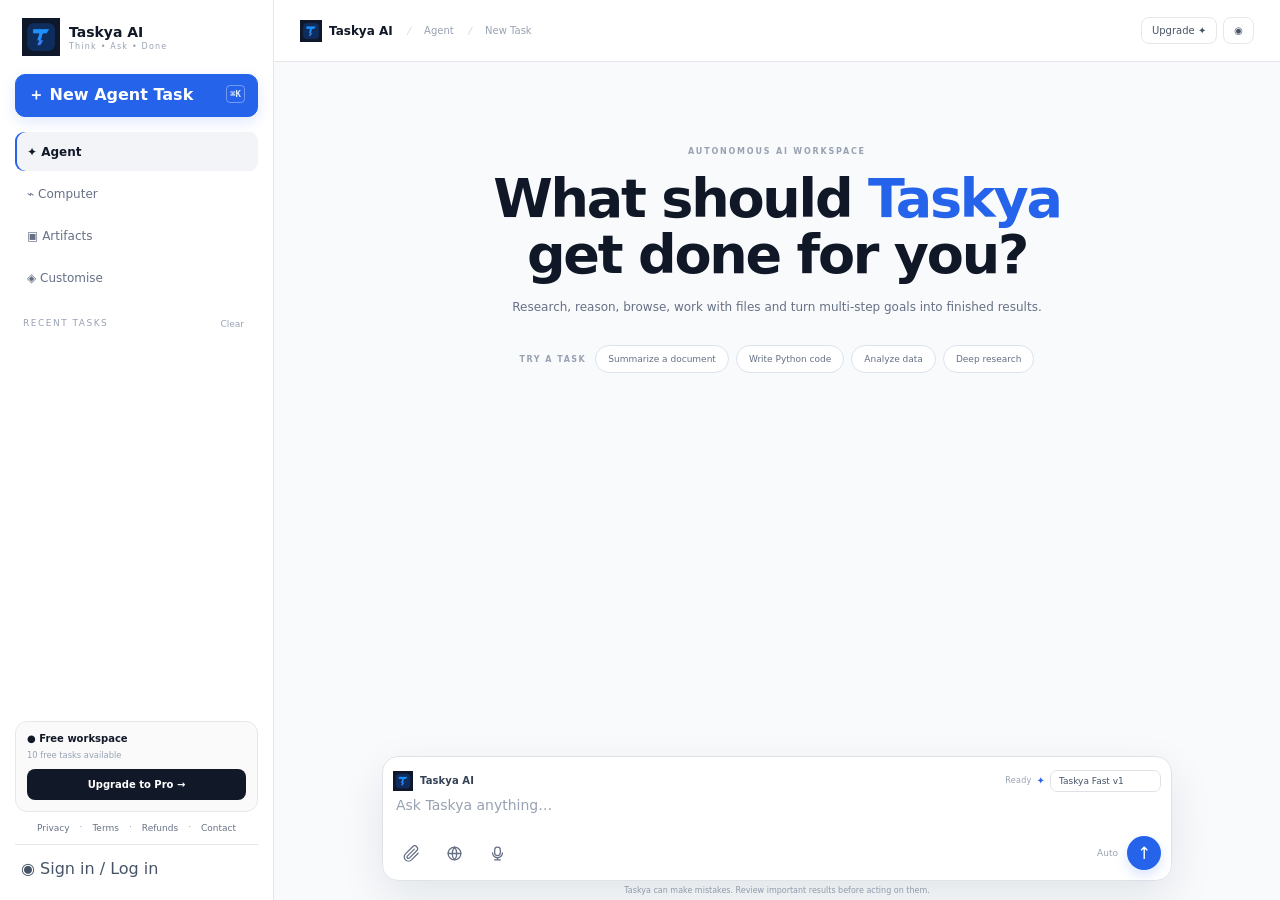
<file: frontend/index.html>
<!doctype html>
<html lang="en">
<head>
<meta charset="UTF-8"><meta name="viewport" content="width=device-width,initial-scale=1,viewport-fit=cover">
<meta name="description" content="Taskya AI — Think • Ask • Done"><meta name="theme-color" content="#ffffff">
<title>Taskya AI — Think • Ask • Done</title><link rel="icon" href="assets/favicon.svg"><link rel="stylesheet" href="styles.css">
</head>
<body>
<div id="taskya-splash" aria-label="Taskya AI loading screen"><img src="assets/taskya-splash.png" alt="Taskya AI — Think • Ask • Done"></div>
<div id="mobileShade" class="mobile-shade"></div>
<aside id="side">
  <div class="brand"><img class="brand-mark" src="assets/taskya-t-mark.png" alt="Taskya AI"><div><b>Taskya AI</b><small>Think • Ask • Done</small></div><button id="sideClose" class="side-close" aria-label="Close menu">×</button></div>
  <button id="new" class="new">＋ New Agent Task <kbd>⌘K</kbd></button>
  <nav><button class="active" data-view="agent">✦ Agent</button><button data-view="computer">⌁ Computer</button><button data-view="artifacts">▣ Artifacts</button><button data-view="customise">◈ Customise</button></nav>
  <div class="histHead">RECENT TASKS <button id="clear">Clear</button></div><div id="history"></div>
  <div class="bottom"><div class="plan"><b>● Free workspace</b><small id="usage">3 free tasks available</small><button id="upgrade">Upgrade to Pro →</button></div>
    <div class="legal"><button data-policy="privacy">Privacy</button>·<button data-policy="terms">Terms</button>·<button data-policy="refund">Refunds</button>·<button data-policy="contact">Contact</button></div>
    <button id="login" class="login">◉ Sign in / Log in</button>
  </div>
</aside>
<main>
<header><button id="menu" class="mobile" aria-label="Open menu">☰</button><span class="header-brand"><img src="assets/taskya-t-mark.png" alt="Taskya AI"><strong>Taskya AI</strong><i>/</i><em>Agent</em><i>/</i><em id="crumb">New Task</em></span><div><button id="topUpgrade">Upgrade ✦</button><button id="topLogin">◉</button></div></header>
<section id="agent" class="view">
  <div id="welcome" class="welcome"><small>AUTONOMOUS AI WORKSPACE</small><h1>What should <span>Taskya</span><br>get done for you?</h1><p>Research, reason, browse, work with files and turn multi-step goals into finished results.</p>
    <div class="starter-chips" aria-label="Starter prompts"><span class="chips-label">TRY A TASK</span><button class="prompt-chip" data-p="Summarize this document and give me the key points.">Summarize a document</button><button class="prompt-chip" data-p="Write Python code for my task and explain how it works.">Write Python code</button><button class="prompt-chip" data-p="Analyze my data and highlight the most important insights.">Analyze data</button><button class="prompt-chip" data-p="Research the latest information about my topic and give me a concise sourced report.">Deep research</button></div>
  </div>
  <div id="chat" class="chat"></div>
  <div class="composer">
    <div class="composer-top"><div class="composer-brand"><img src="assets/taskya-t-mark.png" alt="Taskya AI"><span>Taskya AI</span></div><div class="composer-controls"><span id="agentState" class="agent-state">Ready</span><span class="model-spark">✦</span><select id="modelSelect" class="model-selector" aria-label="Choose Taskya model"><option value="taskya-fast-v1">Taskya Fast v1</option><option value="taskya-pro-agent">Taskya Pro Agent</option></select></div></div>
    <div id="file" class="file hidden"></div>
    <textarea id="prompt" placeholder="Ask Taskya anything…" aria-label="Ask Taskya"></textarea>
    <div class="row"><div>
      <label class="tool" title="Attach file" aria-label="Attach file"><span class="tool-svg" data-icon="paperclip"></span><input id="upload" type="file" hidden></label>
      <button id="web" class="tool" title="Web search" aria-label="Web search"><span class="tool-svg" data-icon="globe"></span></button>
      <button id="voice" class="tool" title="Voice input" aria-label="Voice input"><span class="tool-svg" data-icon="mic"></span></button>
    </div><div><span id="mode">Auto</span><button id="send" aria-label="Send">↑</button></div></div>
  </div><div class="note">Taskya can make mistakes. Review important results before acting on them.</div>
</section>
<section id="computer" class="view hidden"><div class="title"><small>COMPUTER WORKER</small><h2>Control a task, not a tab.</h2><p>Browser and computer-use capabilities are prepared for backend worker integration.</p></div><div class="cards"><article><strong>⌁</strong><h3>Browser Worker</h3><p>Playwright navigation, DOM inspection, click/fill and screenshots.</p><label>Backend-ready</label></article><article><strong>◫</strong><h3>Computer Use</h3><p>Screen actions with approval gates for consequential operations.</p><label>Safety gate</label></article></div></section>
<section id="artifacts" class="view hidden"><div class="title"><small>ARTIFACTS</small><h2>Your work, organized.</h2><p>Generated reports, files and structured outputs will appear here.</p></div><div class="empty">▣<h3>No artifacts yet</h3><p>Ask Taskya to create a report, file or structured result.</p></div></section>
<section id="customise" class="view hidden"><div class="title"><small>CUSTOMISE</small><h2>Make Taskya work your way.</h2></div><div class="settings"><div><b>Response style</b><select id="styleSelect"><option>Balanced</option><option>Concise</option><option>Detailed</option><option>Executive</option></select></div><div><b>Web research</b><input id="web2" type="checkbox"></div><div><b>Confirm risky actions</b><input type="checkbox" checked disabled></div></div></section>
<footer><button data-policy="privacy">Privacy</button><button data-policy="terms">Terms</button><button data-policy="refund">Refunds</button><button data-policy="contact">Contact</button></footer>
</main>
<div id="modal" class="modal hidden"><div class="shade"></div><div class="box"><button class="x">×</button><div id="modalBody"></div></div></div>
<script src="config.js"></script><script src="app.js"></script>
</body></html>
</file>
<file: frontend/styles.css>
#taskya-splash{position:fixed;inset:0;z-index:9999;display:grid;place-items:center;background:#000;animation:taskyaSplash 2.4s cubic-bezier(.4,0,.2,1) forwards;pointer-events:none}#taskya-splash img{width:min(100vw,100vh);height:min(100vw,100vh);max-width:100%;max-height:100%;object-fit:contain;display:block}@keyframes taskyaSplash{0%{opacity:0}14%{opacity:1}76%{opacity:1}100%{opacity:0;visibility:hidden}}
:root{--bg:#f8fafc;--panel:#fff;--panel-soft:#f9fafb;--line:#e5e7eb;--line-strong:#d7dce3;--text:#111827;--muted:#667085;--subtle:#98a2b3;--p:#2563eb;--p-dark:#1d4ed8;--p-soft:#eff6ff;--p-border:#bfdbfe;--green:#16a34a;--shadow:0 8px 30px rgba(15,23,42,.055);--shadow-lg:0 16px 45px rgba(15,23,42,.09)}
*{box-sizing:border-box}html{background:var(--bg)}body{margin:0;background:var(--bg);color:var(--text);font-family:Inter,ui-sans-serif,system-ui,-apple-system,BlinkMacSystemFont,"Segoe UI",sans-serif;overflow:hidden}button,input,textarea,select{font:inherit;color:inherit}button{border:0;background:none;cursor:pointer}.hidden{display:none!important}.brand-mark{width:38px;height:38px;object-fit:contain;display:block}.header-brand{display:flex;align-items:center;gap:7px}.header-brand img{width:22px;height:22px;object-fit:contain}.header-brand strong{font-size:12px;color:var(--text);font-weight:750}.composer-brand{display:flex;align-items:center;gap:7px;color:#344054;font-size:10px;font-weight:750;letter-spacing:.1px}.composer-brand img{width:20px;height:20px;object-fit:contain}
#side{position:fixed;inset:0 auto 0 0;width:274px;padding:18px 15px;border-right:1px solid var(--line);background:rgba(255,255,255,.97);z-index:20;display:flex;flex-direction:column}.brand{display:flex;gap:9px;align-items:center;padding:0 7px 18px}.brand b{display:block;color:var(--text);font-size:14px}.brand small{display:block;color:#98a2b3;font-size:8px;letter-spacing:1.2px;margin-top:2px}.side-close{display:none;margin-left:auto;font-size:22px;color:#667085}.new{height:43px;border:1px solid var(--p);border-radius:10px;background:var(--p);color:#fff;text-align:left;padding:0 12px;font-weight:700;margin-bottom:15px;box-shadow:0 5px 14px rgba(37,99,235,.14)}.new:hover{background:var(--p-dark)}.new kbd{float:right;color:#dbeafe;font-size:9px;border:1px solid rgba(255,255,255,.35);padding:3px;border-radius:4px}nav{display:grid;gap:3px}nav button{height:39px;text-align:left;padding:0 12px;border-radius:9px;color:#667085;font-size:12px}nav button.active,nav button:hover{background:#f2f4f7;color:#111827;box-shadow:none}nav button.active{font-weight:650;box-shadow:inset 2px 0 var(--p)}.histHead{font-size:9px;letter-spacing:1.5px;color:#98a2b3;margin:21px 8px 7px}.histHead button{float:right;color:#98a2b3;font-size:9px}.history-item{display:block;width:100%;text-align:left;color:#667085;font-size:11px;padding:8px 10px;white-space:nowrap;overflow:hidden;text-overflow:ellipsis;border-radius:8px}.history-item:hover{background:#f8fafc;color:#344054}.bottom{margin-top:auto}.plan{border:1px solid var(--line);border-radius:12px;padding:11px;background:#fafafa;font-size:10px}.plan small{display:block;color:#98a2b3;margin:6px 0 9px}.plan button{width:100%;height:31px;background:#111827;color:#fff;border-radius:8px;font-size:10px;font-weight:800}.legal{display:flex;justify-content:center;gap:4px;margin:10px 0;color:#98a2b3;font-size:9px}.legal button,footer button{color:#667085;font-size:9px}.login{width:100%;height:38px;border-top:1px solid var(--line);color:#475467;text-align:left;padding-top:10px}.mobile-shade{display:none}
main{margin-left:274px;height:100vh;min-width:0;background:var(--bg)}header{height:62px;border-bottom:1px solid var(--line);display:flex;align-items:center;justify-content:space-between;padding:0 26px;background:rgba(255,255,255,.94);font-size:10px;color:#667085}header i{color:#d0d5dd;margin:0 7px}header em{font-style:normal;color:#98a2b3}header button{border:1px solid var(--line);border-radius:8px;padding:7px 10px;color:#475467;background:#fff;margin-left:6px}header button:hover{background:#f9fafb}.topUpgrade{color:#175cd3!important;background:#eff6ff!important;border-color:#bfdbfe!important}.view{height:calc(100vh - 62px);overflow:auto}.welcome{text-align:center;max-width:920px;margin:auto;padding:8.5vh 25px 190px}.welcome>small,.title>small{font-size:8px;letter-spacing:1.8px;font-weight:800;color:#98a2b3}.welcome h1{font-size:clamp(36px,4.4vw,54px);line-height:1.05;letter-spacing:-2.2px;margin:13px 0;color:#101828}.welcome h1 span{color:var(--p)}.welcome>p{color:#667085;font-size:12px;line-height:1.7;max-width:570px;margin:auto}.starter-chips{display:flex;flex-wrap:wrap;justify-content:center;align-items:center;gap:7px;margin:25px auto 0;max-width:850px}.chips-label{font-size:8px;font-weight:900;letter-spacing:1.5px;color:#98a2b3;margin-right:2px}.prompt-chip{border:1px solid #dbe3ee;background:#fff;color:#667085;border-radius:999px;padding:8px 12px;font-size:9px;transition:.18s}.prompt-chip:hover{color:#175cd3;border-color:#93c5fd;background:#eff6ff;transform:translateY(-1px)}.chat{max-width:850px;margin:auto;padding:30px 25px 165px}.msg{display:flex;margin:15px 0}.msg.user{justify-content:flex-end}.bubble{max-width:78%;padding:12px 15px;border:1px solid var(--line);border-radius:14px;background:#fff;box-shadow:0 1px 3px rgba(15,23,42,.025);white-space:pre-wrap;font-size:12px;line-height:1.65}.user .bubble{background:#eff6ff;border-color:#dbeafe}.ai{gap:10px}.ai:before{content:'T';display:grid;place-items:center;width:29px;height:29px;border-radius:9px;background:#eff6ff;border:1px solid #dbeafe;color:var(--p);font-weight:900;font-size:11px}.composer{position:fixed;z-index:10;bottom:19px;left:calc(274px + (100% - 274px)/2);transform:translateX(-50%);width:min(790px,calc(100% - 42px));border:1px solid #dfe3e8;background:rgba(255,255,255,.98);box-shadow:var(--shadow-lg);border-radius:16px;padding:10px}.composer:focus-within{border-color:#b8c7df;box-shadow:0 14px 42px rgba(15,23,42,.11)}.composer textarea{width:100%;border:0;outline:0;background:transparent;resize:none;min-height:30px;max-height:130px;padding:3px;font-size:14px;color:var(--text)}.composer textarea::placeholder{color:#98a2b3}.composer-top{height:27px;display:flex;align-items:center;justify-content:space-between}.composer-controls{display:flex;align-items:center;gap:5px}.model-spark{font-size:10px;color:var(--p)}.model-selector{appearance:none;background:#fff;border:1px solid #dfe3e8;border-radius:7px;padding:5px 24px 5px 8px;color:#475467;font-size:9px;outline:0;cursor:pointer}.model-selector:focus{border-color:#93c5fd;box-shadow:0 0 0 3px #eff6ff}.agent-state{font-size:8px;color:#98a2b3;letter-spacing:.3px}.agent-state.thinking{color:var(--p);animation:taskyaPulse 1.2s ease-in-out infinite}.agent-state.done{color:var(--green)}@keyframes taskyaPulse{0%,100%{opacity:.45}50%{opacity:1}}.shimmer{display:flex;align-items:center;gap:4px}.shimmer i{width:5px;height:5px;border-radius:50%;background:var(--p);animation:taskyaDot 1.1s infinite ease-in-out}.shimmer i:nth-child(2){animation-delay:.15s}.shimmer i:nth-child(3){animation-delay:.3s}@keyframes taskyaDot{0%,80%,100%{opacity:.25;transform:scale(.7)}40%{opacity:1;transform:scale(1)}}.typing-cursor{display:inline-block;width:2px;height:14px;background:var(--p);margin-left:3px;vertical-align:-2px;animation:taskyaCursor .75s infinite}@keyframes taskyaCursor{50%{opacity:0}}.row{display:flex;align-items:center;justify-content:space-between;gap:8px}.row>div{display:flex;align-items:center;gap:6px}.tool{height:31px;min-width:31px;padding:0 9px;border:1px solid transparent;border-radius:8px;color:#667085;font-size:10px;display:grid;place-items:center}.tool:hover,.tool.on{background:#f2f4f7;color:#175cd3}.tool-svg{width:17px;height:17px;display:grid;place-items:center}.tool-svg svg{width:17px;height:17px;fill:none;stroke:currentColor;stroke-width:1.8;stroke-linecap:round;stroke-linejoin:round}.row>div:last-child span{font-size:9px;color:#98a2b3;margin-right:3px}.row #send{width:34px;height:34px;border-radius:50%;background:var(--p);color:#fff;font-size:17px;box-shadow:0 5px 12px rgba(37,99,235,.18)}.row #send:hover{background:var(--p-dark)}.row #send:disabled{opacity:.55;cursor:not-allowed}.file{margin:3px 0 5px;padding:6px 8px;border:1px solid var(--line);border-radius:7px;background:#f9fafb;color:#667085;font-size:9px;overflow:hidden;text-overflow:ellipsis;white-space:nowrap}.note{position:fixed;bottom:5px;left:calc(274px + (100% - 274px)/2);transform:translateX(-50%);font-size:8px;color:#98a2b3;z-index:4}.title{max-width:950px;margin:auto;padding:54px 28px 26px}.title h2{font-size:38px;letter-spacing:-1.5px;margin:9px 0;color:#101828}.title p{color:#667085;font-size:12px}.cards,.settings{max-width:950px;margin:auto;padding:0 28px;display:grid;grid-template-columns:2fr 1fr;gap:12px}.cards article,.settings>div{border:1px solid var(--line);background:#fff;border-radius:15px;padding:22px;box-shadow:0 2px 8px rgba(15,23,42,.025)}.cards strong{font-size:22px;color:var(--p)}.cards h3{font-size:14px}.cards p{color:#667085;font-size:11px;line-height:1.6}.cards label{font-size:9px;color:var(--green)}.empty{max-width:700px;margin:0 auto;border:1px dashed var(--line-strong);border-radius:15px;padding:55px 25px;text-align:center;color:#98a2b3;background:#fff}.empty h3{color:#344054;font-size:14px}.empty p{font-size:11px}.settings{grid-template-columns:1fr 1fr 1fr}.settings>div{display:flex;align-items:center;justify-content:space-between;gap:15px;font-size:11px}.settings select{border:1px solid var(--line);border-radius:8px;padding:7px;background:#fff}.modal{position:fixed;inset:0;z-index:50;display:grid;place-items:center}.shade{position:absolute;inset:0;background:rgba(15,23,42,.25);backdrop-filter:blur(3px)}.box{position:relative;width:min(430px,calc(100% - 28px));background:#fff;border:1px solid var(--line);border-radius:16px;padding:25px;box-shadow:0 24px 70px rgba(15,23,42,.18)}.box .x{position:absolute;right:12px;top:8px;font-size:22px;color:#98a2b3}.box h2{font-size:22px;margin:8px 0}.box p{color:#667085;font-size:11px;line-height:1.65}.box input{width:100%;height:42px;margin:5px 0;padding:0 12px;background:#fff;border:1px solid var(--line);border-radius:9px;outline:0}.box input:focus{border-color:#93c5fd;box-shadow:0 0 0 3px #eff6ff}.primary{width:100%;height:42px;border-radius:10px;background:var(--p);color:#fff;font-weight:800;margin-top:7px}.google{width:100%;height:42px;border-radius:10px;background:#111827;color:#fff;font-weight:800;margin:8px 0}.authgrid{display:grid;grid-template-columns:1fr 1fr;gap:7px}.authgrid button{height:42px;border:1px solid var(--line);border-radius:9px;font-size:10px;background:#fff}.authgrid button:hover{background:#f9fafb}footer{display:none}
@media(max-width:900px){#side{transform:translateX(-100%);transition:transform .22s ease;width:min(300px,88vw);box-shadow:18px 0 40px rgba(15,23,42,.12)}#side.open{transform:none}.side-close{display:block}.mobile-shade{position:fixed;inset:0;background:rgba(15,23,42,.24);z-index:19;opacity:0;pointer-events:none;transition:.2s}.mobile-shade.open{opacity:1;pointer-events:auto}main{margin-left:0;height:100vh;min-height:100vh}header{height:58px;padding:0 12px}.mobile{display:inline-block!important;border:0!important;padding:5px!important;margin:0 7px 0 0!important;background:transparent!important;font-size:20px!important}.header-brand i,.header-brand em{display:none}.header-brand strong{font-size:12px}.header-brand img{width:21px;height:21px}.topUpgrade{display:none}header>div button{padding:6px 8px}.view{height:calc(100vh - 58px)}.welcome{padding:8vh 13px 185px}.welcome>small{font-size:7px}.welcome h1{font-size:34px;letter-spacing:-1.4px;margin:11px 0}.welcome>p{font-size:11px;max-width:420px}.starter-chips{display:grid;grid-template-columns:1fr 1fr;gap:7px;margin-top:22px;max-width:520px}.chips-label{grid-column:1/-1;text-align:left}.prompt-chip{padding:9px 8px;font-size:9px;white-space:nowrap;overflow:hidden;text-overflow:ellipsis}.chat{padding:20px 12px 180px}.bubble{max-width:88%;font-size:11px}.composer{left:50%;bottom:8px;width:calc(100% - 18px);padding:9px;border-radius:14px}.composer-top{height:25px}.composer-brand{font-size:9px}.composer-brand img{width:18px;height:18px}.model-selector{max-width:118px;font-size:8px;padding:5px 19px 5px 7px}.agent-state{display:none}.composer textarea{font-size:13px;min-height:31px}.tool{width:34px;height:31px;padding:0}.row>div:first-child{gap:3px}.row>div:last-child span{display:none}.row #send{width:33px;height:33px}.note{display:none}.title{padding:38px 17px 20px}.title h2{font-size:31px}.cards,.settings{grid-template-columns:1fr;padding:0 17px}.cards article,.settings>div{padding:18px}.settings{gap:9px}footer{display:flex;justify-content:center;gap:15px;padding:18px}}
@media(min-width:901px){.mobile{display:none}.starter-chips{min-height:34px}}
@media(prefers-color-scheme:dark){:root{--bg:#18181b;--panel:#202023;--panel-soft:#242428;--line:#303037;--line-strong:#3a3a42;--text:#f4f4f5;--muted:#a1a1aa;--subtle:#71717a;--p:#3b82f6;--p-soft:#172554;--p-border:#1d4ed8;--shadow:0 8px 30px rgba(0,0,0,.18);--shadow-lg:0 18px 55px rgba(0,0,0,.28)}html,body,main{background:var(--bg)}#side,header{background:rgba(24,24,27,.96)}header button,.composer,.bubble,.cards article,.settings>div,.empty,.box,.box input,.authgrid button,.model-selector,.prompt-chip{background:#202023;color:var(--text)}.brand b,.header-brand strong,.welcome h1,.title h2,.empty h3{color:var(--text)}.brand small,.welcome>p,.title p,.cards p,.history-item,.tool,.composer-brand,.row span{color:#a1a1aa}.welcome h1 span{color:#60a5fa}.new{background:#2563eb}.new:hover{background:#3b82f6}.starter-chips .prompt-chip:hover,.tool:hover,.history-item:hover,.authgrid button:hover{background:#27272a}.user .bubble{background:#172554;border-color:#1e3a8a}.ai:before{background:#172554;border-color:#1e3a8a;color:#60a5fa}.plan{background:#202023}.plan button,.google{background:#f4f4f5;color:#18181b}.legal button,footer button{color:#a1a1aa}.note,.chips-label,.agent-state{color:#71717a}.prompt-chip{border-color:#3f3f46}.prompt-chip:hover{background:#172554;color:#93c5fd;border-color:#1d4ed8}.composer:focus-within{border-color:#52525b}.settings select{background:#202023;color:#f4f4f5}.shade{background:rgba(0,0,0,.58)}}
</file>
